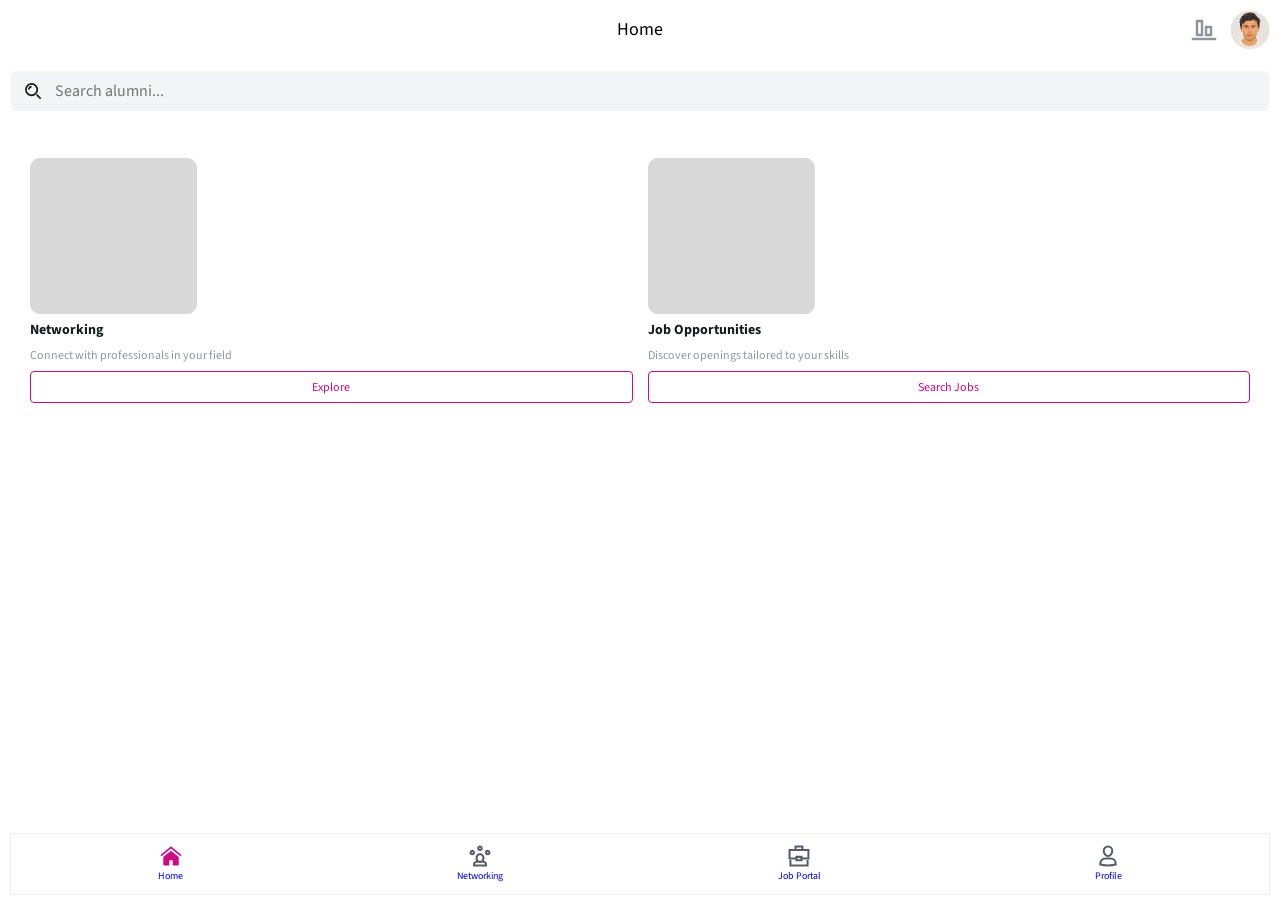
<file: home.html>
<!DOCTYPE html>
<html lang="en">
<head>
  <meta charset="UTF-8">
  <meta name="viewport" content="width=device-width, initial-scale=1.0">
  <title>Home</title>
  <link rel="preconnect" href="https://fonts.googleapis.com">
  <link rel="preconnect" href="https://fonts.gstatic.com" crossorigin>
  <link rel="stylesheet" href="https://fonts.googleapis.com/css2?family=Source+Sans+3:ital,wght@0,200..900;1,200..900&display=swap">

  <link rel="preconnect" href="https://fonts.googleapis.com">
  <link rel="preconnect" href="https://fonts.gstatic.com" crossorigin>
  <link href="https://fonts.googleapis.com/css2?family=Source+Sans+3:ital,wght@0,200..900;1,200..900&family=Wallpoet&display=swap" rel="stylesheet">
    
  <link rel="stylesheet" href="./css/main.css">
  <link rel="stylesheet" href="./css/pages/home.css">

</head>
<body class="page-home">
  <header class="mobile-header">
    <div class="mobile-header-container">
      <div class="mobile-header-left">
      </div>
      <h1 class="mobile-header-title">
        Home
      </h1>
      <div class="mobile-header-right">
        <img 
          class="mobile-header-icon" 
          src="./src/assets/icons/align-bottom.svg" 
          alt=""
        >
        <img 
          class="mobile-header-avatar" 
          src="./src/assets/images/ale.png" 
          alt="Profile picture"
        >
      </div> 
    </div>
    <form class="mobile-header-form">
      <div class="mobile-header-field">
        <img 
          class="mobile-form-icon" 
          src="./src/assets/icons/search.svg" 
          alt=""
        >
        <input
          id="mobile-header-input"
          class="mobile-header-input"
          type="text" 
          placeholder="Search alumni..." 
          required
        >
      </div>
    </form>
  </header>
  <main class="home-main">
    <section class="home-main-container">
      <div class="home-main-card">
        <img 
            class="home-main-image" 
            src="./src/assets/images/image20.png" 
            alt="Networking"
          >
        <h2 class="home-card-title">
          Networking
        </h2>
        <p class="home-card-text">
          Connect with professionals in your field
        </p>
        <button 
          class="btn btn--home btn--white btn--font-xsmall" 
          type="button"
        >
          Explore
        </button>
      </div>
      <div class="home-main-card">
        <img 
            class="home-main-image"
            src="./src/assets/images/image20.png" 
            alt="Job Opportunities"
          >
        <h2 class="home-card-title">
          Job Opportunities
        </h2>
        <p class="home-card-text">
          Discover openings tailored to your skills
        </p>
        <button 
          class="btn btn--home btn--white btn--font-xsmall" 
          type="button"
        >
          Search Jobs
        </button>
      </div>
    </section>
  </main>

  <footer class="mobile-footer">
    <section class="mobile-footer-container">
      <div class="mobile-footer-item">
        <img 
          class="mobile-footer-icon" 
          src="./src/assets/icons/home-active.svg" 
          alt="">
        <p class="mobile-footer-text mobile-footer-text--active">
          <a href="./home.html">Home</a>
        </p> 
      </div>
      <div class="mobile-footer-item">
        <img 
          class="mobile-footer-icon" 
          src="./src/assets/icons/network.svg" 
          alt="">
        <p class="mobile-footer-text">
          <a href="./networking.html">Networking</a>
        </p> 
      </div>
      <div class="mobile-footer-item">
        <img 
          class="mobile-footer-icon" 
          src="./src/assets/icons/briefcase.svg" 
          alt="">
        <p class="mobile-footer-text">
          <a href="./job-opportunities.html">Job Portal</a>
        </p> 
      </div>
      <div class="mobile-footer-item">
        <img 
          class="mobile-footer-icon" 
          src="./src/assets/icons/profile.svg" 
          alt="">
        <p class="mobile-footer-text">
          <a href="./home.html">Profile</a>
        </p> 
      </div>
    </section>
  </footer>
  
</body>
</html>
</file>
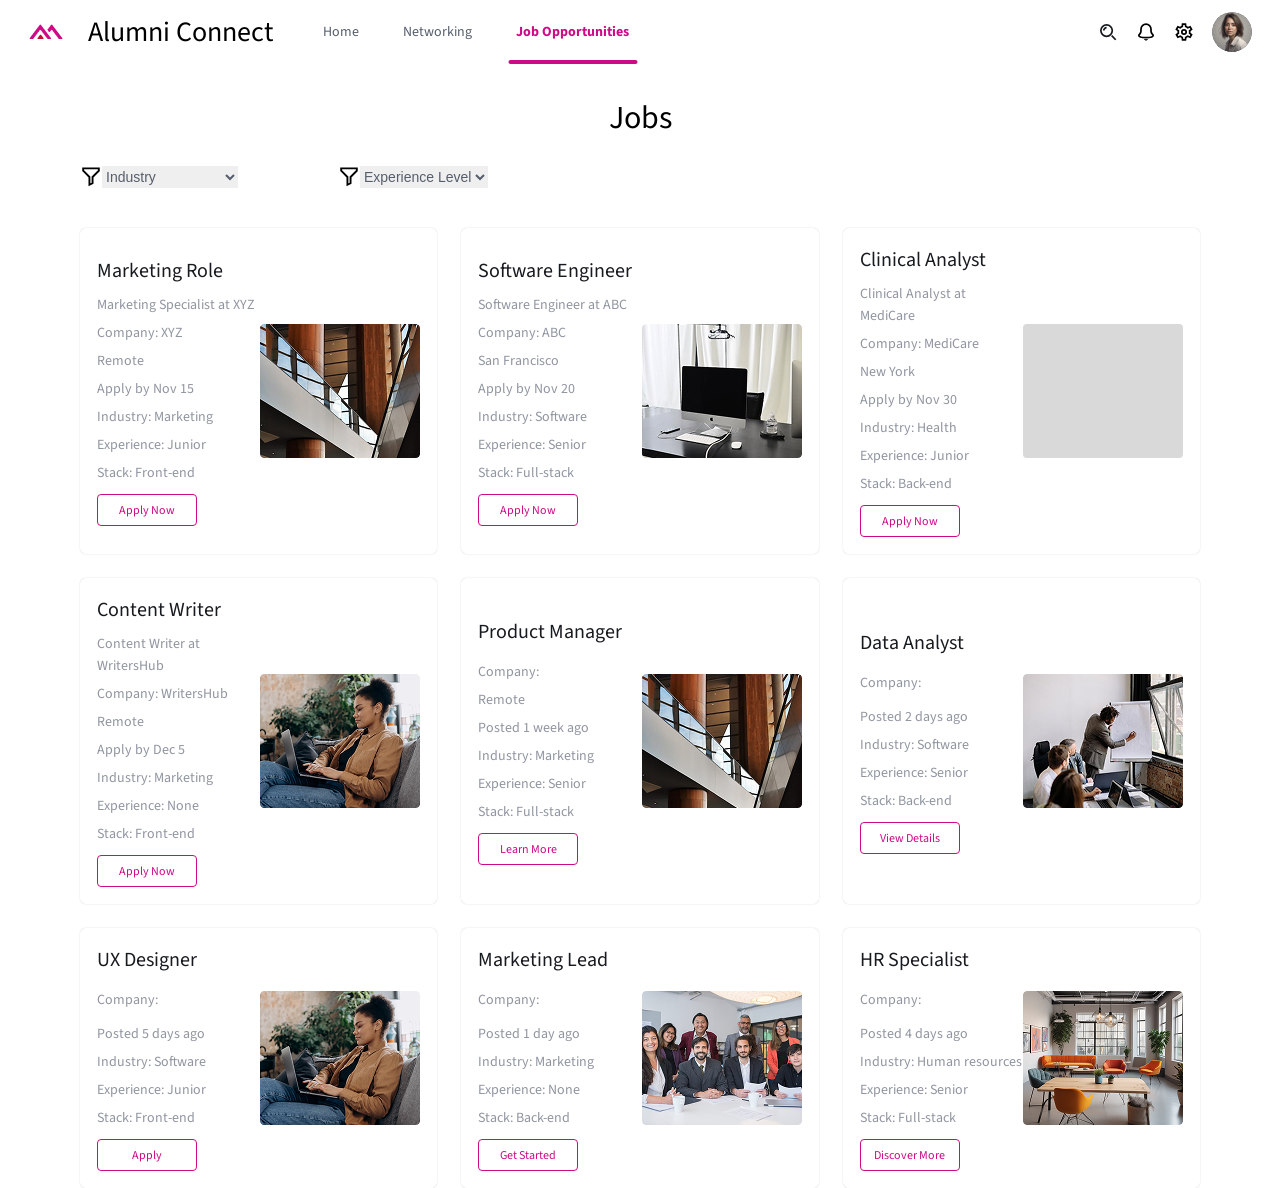
<file: job-opportunities.html>
<!DOCTYPE html>
<html lang="en">
<head>
  <meta charset="UTF-8">
  <meta name="viewport" content="width=device-width, initial-scale=1.0">
  <title>Job Portal</title>
  <link rel="preconnect" href="https://fonts.googleapis.com">
  <link rel="preconnect" href="https://fonts.gstatic.com" crossorigin>
  <link rel="stylesheet" href="https://fonts.googleapis.com/css2?family=Source+Sans+3:ital,wght@0,200..900;1,200..900&display=swap">
  <link href="https://fonts.googleapis.com/css2?family=Source+Sans+3:ital,wght@0,200..900;1,200..900&family=Wallpoet&display=swap" rel="stylesheet">
    
  <link rel="stylesheet" href="./css/main.css">
  <link rel="stylesheet" href="./css/pages/jobs.css">

</head>
<body class="page-job-opportunities">
  <header class="mobile-header mobile-only">
    <div class="mobile-header-container">
      <div class="mobile-header-left">
        <a href="./home.html" class="mobile-header-back">
          <img
            src="./src/assets/icons/arrow-left.svg"
            alt="Go back"
          >
        </a>
      </div>
      <h1 class="mobile-header-title">
        Job Portal
      </h1>
      <div class="mobile-header-right">
        <img 
          class="mobile-header-icon" 
          src="./src/assets/icons/align-bottom.svg" 
          alt=""
        >
        <img 
          class="mobile-header-avatar" 
          src="./src/assets/images/avatar.svg" 
          alt="Profile picture"
        >
      </div> 
    </div>
    <form class="mobile-header-form">
      <div class="mobile-header-field">
        <img 
          class="mobile-form-icon" 
          src="./src/assets/icons/search.svg" 
          alt=""
        >
        <input
          class="mobile-header-input"
          type="text" 
          placeholder="Search alumni..." 
          required
        >
      </div>
    </form>
  </header>
  <header class="desktop-header desktop-only">
    <div class="desktop-header-container">
      <div class="desktop-header-logo">
        <img
          src="./src/assets/logos/logo-alumni.png"
          alt=""
        >
      </div>
      <h1 class="desktop-header-title">
        Alumni Connect
      </h1>
      <nav class="desktop-header-nav" aria-label="Main navigation">
        <ul class="desktop-header-nav-list">
          <li>
            <a class="desktop-header-nav-link" href="./home.html">
              Home
            </a>
          </li>
          <li>
            <a 
              class="desktop-header-nav-link" href="./networking.html">
              Networking
            </a>
          </li>
          <li>
            <a class="desktop-header-nav-link desktop-header-nav-link--active" href="./job-opportunities.html">
              Job Opportunities
            </a>
          </li>
        </ul>
      </nav>
      <div class="desktop-header-actions">
        <img
          class="desktop-header-icon"
          src="./src/assets/icons/search.svg"
          alt="Search"
        >
        <img
          class="desktop-header-icon"
          src="./src/assets/icons/bell.svg"
          alt="Notifications"
        >
        <img
          class="desktop-header-icon"
          src="./src/assets/icons/settings.svg"
          alt="Settings"
        >
        <img
          class="desktop-header-avatar"
          src="./src/assets/images/avatar-jobs.svg"
          alt="Profile picture"
        >
      </div>
    </div>
  </header>
  <main class="job-opportunities-main">
    <section class="job-opportunities-filters mobile-only">
      <div class="job-opportunities-filter">
        <img
          class="job-opportunities-filter-icon"
          src="./src/assets/icons/filter.svg"
          alt=""
        >
        <select name="industry" id="select-industry-mobile">
          <option value="" selected>Industry</option>
          <option value="marketing">Marketing</option>
          <option value="human resources">Human Resources</option>
          <option value="software">IT / Software </option>
          <option value="health">Health</option>
        </select>
      </div>
      <div class="job-opportunities-filter">
        <img
          class="job-opportunities-filter-icon"
          src="./src/assets/icons/filter.svg"
          alt=""
        >
        <select name="experience" id="select-experience-mobile">
          <option value="" selected>Experience Level</option>
          <option value="none">No experience</option>
          <option value="junior">Junior</option>
          <option value="senior">Senior</option>
          <option value="back-end">Back-end</option>
          <option value="front-end">Front-end</option>
          <option value="full-stack">Full-stack</option>
          
        </select>
      </div>
    </section>
    <section
      id="jobs-mobile-container"
      class="job-opportunities-main-container mobile-only" 
      aria-label="Job Opportunities"
    >
      
    </section >
    <div>
      <h2 class="job-opportunities-desktop-title desktop-only">
        Jobs
      </h2>
    </div>
    <section class="job-opportunities-filters desktop-only">
      <div class="job-opportunities-filter">
        <img
          class="job-opportunities-filter-icon"
          src="./src/assets/icons/filter.svg"
          alt=""
        >
        <select name="industry" id="select-industry-desktop">
          <option value="" selected>Industry</option>
          <option value="marketing">Marketing</option>
          <option value="human resources">Human Resources</option>
          <option value="software">IT / Software </option>
          <option value="health">Health</option>
        </select>
      </div>
      <div class="job-opportunities-filter">
        <img
          class="job-opportunities-filter-icon"
          src="./src/assets/icons/filter.svg"
          alt=""
        >
        <select name="experience" id="select-experience-desktop">
          <option value="" selected>Experience Level</option>
          <option value="none">No experience</option>
          <option value="junior">Junior</option>
          <option value="senior">Senior</option>
          <option value="back-end">Back-end</option>
          <option value="front-end">Front-end</option>
          <option value="full-stack">Full-stack</option>
          
        </select>
      </div>
    </section>
    <section class="job-opportunities-desktop desktop-only">
      <div
      id="jobs-desktop-container"
      class="job-opportunities-desktop-grid"
      >
        
      </div>   
    </section>
  </main>

  <footer class="mobile-footer mobile-only">
    <section class="mobile-footer-container">
      <div class="mobile-footer-item">
        <img 
          class="mobile-footer-icon" 
          src="./src/assets/icons/home.svg" 
          alt="">
        <p class="mobile-footer-text">
          Home
        </p> 
      </div>
      <div class="mobile-footer-item">
        <img 
          class="mobile-footer-icon" 
          src="./src/assets/icons/network.svg" 
          alt="">
        <p class="mobile-footer-text">
          Networking
        </p> 
      </div>
      <div class="mobile-footer-item">
        <img 
          class="mobile-footer-icon" 
          src="./src/assets/icons/briefcase-active.svg" 
          alt="">
        <p class="mobile-footer-text  mobile-footer-text--active">
          Job Portal
        </p> 
      </div>
      <div class="mobile-footer-item">
        <img 
          class="mobile-footer-icon" 
          src="./src/assets/icons/profile.svg" 
          alt="">
        <p class="mobile-footer-text">
          Profile
        </p> 
      </div>
    </section>
  </footer>

  <script src="./js/data/jobs-data.js"></script>
  <script src="./js/pages/jobs.js"></script>


</body>
</html>
</file>
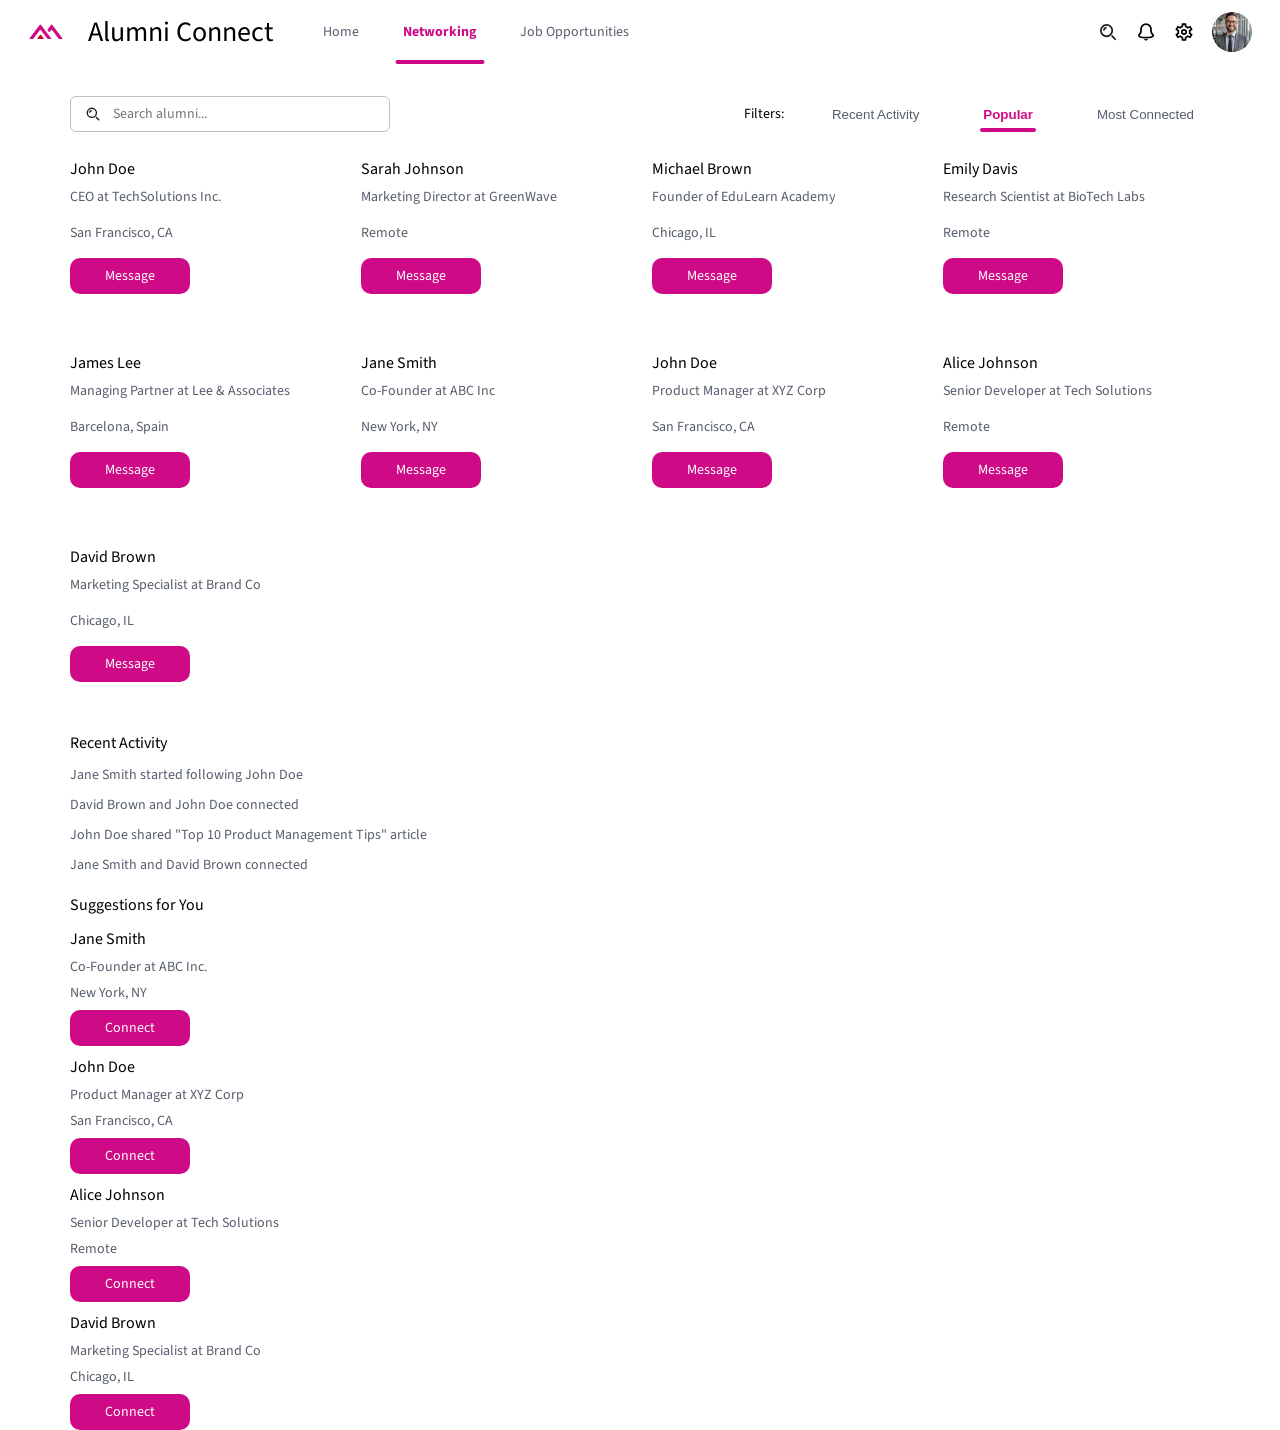
<file: networking.html>
<!DOCTYPE html>
<html lang="en">
<head>
  <meta charset="UTF-8">
  <meta name="viewport" content="width=device-width, initial-scale=1.0">
  <title>Networking</title>
  <link rel="preconnect" href="https://fonts.googleapis.com">
  <link rel="preconnect" href="https://fonts.gstatic.com" crossorigin>
  <link rel="stylesheet" href="https://fonts.googleapis.com/css2?family=Source+Sans+3:ital,wght@0,200..900;1,200..900&display=swap">
  <link href="https://fonts.googleapis.com/css2?family=Source+Sans+3:ital,wght@0,200..900;1,200..900&family=Wallpoet&display=swap" rel="stylesheet">
    
  <link rel="stylesheet" href="./css/main.css">
  <link rel="stylesheet" href="./css/pages/networking.css">

</head>
<body class="page-networking">
  <header class="mobile-header mobile-only">
    <div class="mobile-header-container">
      <div class="mobile-header-left">
        <a href="./home.html" class="mobile-header-back">
          <img
            src="./src/assets/icons/arrow-left.svg"
            alt="Go back"
          >
        </a>
      </div>
      <h1 class="mobile-header-title">
        Networking
      </h1>
      <div class="mobile-header-right">
        <img 
          class="mobile-header-icon" 
          src="./src/assets/icons/align-bottom.svg" 
          alt=""
        >
        <img 
          class="mobile-header-avatar" 
          src="./src/assets/images/avatar.svg" 
          alt="Profile picture"
        >
      </div> 
    </div>
    <form class="mobile-header-form">
      <div class="mobile-header-field">
        <img 
          class="mobile-form-icon" 
          src="./src/assets/icons/search.svg" 
          alt=""
        >
        <input
          type="text"
          id="mobile-search-alumni"
          class="mobile-header-input"
          placeholder="Search alumni..." 
          required
        >
      </div>
    </form>
  </header>
  <header class="desktop-header desktop-only">
    <div class="desktop-header-container">
      <div class="desktop-header-logo">
        <img
          src="./src/assets/logos/logo-alumni.png"
          alt=""
        >
      </div>
      <h1 class="desktop-header-title">
        Alumni Connect
      </h1>
      <nav class="desktop-header-nav" aria-label="Main navigation">
        <ul class="desktop-header-nav-list">
          <li>
            <a class="desktop-header-nav-link" href="./home.html">
              Home
            </a>
          </li>
          <li>
            <a 
              class="desktop-header-nav-link desktop-header-nav-link--active" href="./networking.html">
              Networking
            </a>
          </li>
          <li>
            <a class="desktop-header-nav-link" href="./job-opportunities.html">
              Job Opportunities
            </a>
          </li>
        </ul>
      </nav>
      <div class="desktop-header-actions">
        <img
          class="desktop-header-icon"
          src="./src/assets/icons/search.svg"
          alt="Search"
        >
        <img
          class="desktop-header-icon"
          src="./src/assets/icons/bell.svg"
          alt="Notifications"
        >
        <img
          class="desktop-header-icon"
          src="./src/assets/icons/settings.svg"
          alt="Settings"
        >
        <img
          class="desktop-header-avatar"
          src="./src/assets/images/avatar-networking.svg"
          alt="Profile picture"
        >
      </div>
    </div>
  </header>
  <main class="networking-main">
    
    <section class="networking-desktop">
      <div class="networking-desktop-toolbar desktop-only">
        <form class="networking-desktop-search">
          <div class="networking-desktop-search-field">
            <img
              class="networking-desktop-search-icon"
              src="./src/assets/icons/search.svg"
              alt=""
            >
            <input
              type="text"
              id="desktop-search-alumni"
              class="networking-desktop-search-input"
              placeholder="Search alumni..."
            >
          </div>
        </form>
        <div class="networking-desktop-filters">
          <p class="networking-filters-label">
            Filters:
          </p>
          <button
            class="networking-filter"
            type="button"
          >
            Recent Activity
          </button>
          <button
            class="networking-filter networking-filter--active"
            type="button"
          >
            Popular
          </button>
          <button
            class="networking-filter"
            type="button"
          >
            Most Connected
          </button>
        </div>
      </div>

      <section
        id="networking-cards-container"
        class="networking-main-container" 
        aria-label="Networking"
      > 
      
      </section>

      <section class="networking-activity desktop-only">
        <h2 class="networking-section-title">
          Recent Activity
        </h2>
        <div class="networking-activity-list">
          <article class="networking-activity-item">
            <div class="networking-activity-info">
              <p class="networking-activity-text">
                Jane Smith started following John Doe
              </p>
            </div>
          </article>
          <article class="networking-activity-item">
            <div class="networking-activity-info">
              <p class="networking-activity-text">
                David Brown and John Doe connected
              </p>
            </div>
          </article>
          <article class="networking-activity-item">
            <div class="networking-activity-info">
              <p class="networking-activity-text">
                John Doe shared "Top 10 Product Management Tips" article
              </p>
            </div>
          </article>
          <article class="networking-activity-item">
            <div class="networking-activity-info">
              <p class="networking-activity-text">
                Jane Smith and David Brown connected
              </p>
            </div>
          </article>
        </div>
      </section>

      <section class="networking-suggestions desktop-only">
        <h2 class="networking-section-title">
          Suggestions for You
        </h2>
        <div class="networking-suggestions-list">
          <article class="networking-suggestion">
            <p class="networking-suggestion-name">
              Jane Smith
            </p>
            <p class="networking-suggestion-text">
              Co-Founder at ABC Inc.
            </p>
            <p class="networking-suggestion-text">
              New York, NY
            </p>
            <button
              class="btn btn--rounded btn--colored-dark btn--font-small networking-suggestion-button"
              type="button"
            >
              Connect
            </button>
          </article>
          <article class="networking-suggestion">
            <p class="networking-suggestion-name">
              John Doe
            </p>
            <p class="networking-suggestion-text">
              Product Manager at XYZ Corp
            </p>
            <p class="networking-suggestion-text">
              San Francisco, CA
            </p>         
            <button
              class="btn btn--rounded btn--colored-dark btn--font-small networking-suggestion-button"
              type="button"
            >
              Connect
            </button>
          </article>        
          <article class="networking-suggestion">
            <p class="networking-suggestion-name">
              Alice Johnson
            </p>          
            <p class="networking-suggestion-text">
              Senior Developer at Tech Solutions
            </p>          
            <p class="networking-suggestion-text">
              Remote
            </p>         
            <button
              class="btn btn--rounded btn--colored-dark btn--font-small networking-suggestion-button"
              type="button"
            >
              Connect
            </button>
          </article>       
          <article class="networking-suggestion">
            <p class="networking-suggestion-name">
              David Brown
            </p>         
            <p class="networking-suggestion-text">
              Marketing Specialist at Brand Co
            </p>         
            <p class="networking-suggestion-text">
              Chicago, IL
            </p>          
            <button
              class="btn btn--rounded btn--colored-dark btn--font-small networking-suggestion-button"
              type="button"
            >
              Connect
            </button>
          </article>       
        </div>
      </section>
    </section>
  </main>

  <footer class="mobile-footer mobile-only">
    <section class="mobile-footer-container">
      <div class="mobile-footer-item">
        <img 
          class="mobile-footer-icon" 
          src="./src/assets/icons/home.svg" 
          alt="">
        <p class="mobile-footer-text">
          Home
        </p> 
      </div>
      <div class="mobile-footer-item">
        <img 
          class="mobile-footer-icon" 
          src="./src/assets/icons/network-hover.svg" 
          alt="">
        <p class="mobile-footer-text mobile-footer-text--active">
          <a href="./networking.html">Networking</a>
        </p> 
      </div>
      <div class="mobile-footer-item">
        <img 
          class="mobile-footer-icon" 
          src="./src/assets/icons/briefcase.svg" 
          alt="">
        <p class="mobile-footer-text">
          <a href="./job-opportunities.html">Job Portal</a>
        </p> 
      </div>
      <div class="mobile-footer-item">
        <img 
          class="mobile-footer-icon" 
          src="./src/assets/icons/profile.svg" 
          alt="">
        <p class="mobile-footer-text">
          <a href="./home.html">Profile</a>
        </p> 
      </div>
    </section>
  </footer>

  <script src="./js/data/networking-data.js"></script>
  <script src="./js/pages/networking.js"></script>

</body>
</html>
</file>
<file: css/main.css>
/* ========================================
  GLOBAL
======================================== */

* {
  box-sizing: border-box;
}

body {
  margin: 0;
  font-family: "Source Sans 3", sans-serif;
}

img {
  max-width: 100%;
}

a {
  text-decoration: none;
}

/* ========================================
  UTILITIES
======================================== */

.mobile-only {
  display: block;
}

.desktop-only {
  display: none;
}

@media (min-width: 1024px) {
  .desktop-only {
    display: block;
  }

  .mobile-only {
    display: none;
  }
}

/* ========================================
  COMPONENTS - BUTTONS
======================================== */

.btn {
  border: 1px solid rgba(0, 0, 0, 0);
  border-radius: 4px;
  font-family: "Source Sans 3", sans-serif;
}

.btn--soft {
  border-radius: 6px;
}

.btn--rounded {
  border-radius: 10px;
}

.btn--gradient {
  background: linear-gradient(#873AAA, #DF007F);
  color:#FFFFFF;
}

.btn--font-xsmall {
  font-size: 12px;
}

.btn--font-small {
  font-size: 14px;
}

.btn--font-medium {
  font-size: 16px;
}

.btn--font-large {
  font-size: 18px;
}

.btn--colored-light {
  background: #FEF0F9;
  color:#CE0A86;
}

.btn--colored-dark {
  background: #CE0A86;
  color: #FFFFFF;
}

.btn--white {
  border-color: #CE0A86;
  background: #FFFFFF;
  color: #CE0A86;
}

/* ========================================
  COMPONENTS - HEADER MOBILE FIRST
======================================== */

.mobile-header {
  width: 100%;
}

.mobile-header-container,
.mobile-header-form {
  width: 100%;
}

.mobile-header-container {
  display: grid;
  grid-template-columns: 1fr auto 1fr;
  align-items: center;
  min-height: 60px;
  margin-bottom: 10px;
}

.mobile-header-left {
  display: flex;
  justify-content: flex-start;
}

.mobile-header-title {
  margin: 0;
  font-weight: 400;
  font-size: 18px;
  line-height: 28px;
  color: #000000;
  text-align: center;
}

.mobile-header-right {
  display: flex;
  justify-content: flex-end;
  align-items: center;
  gap: 12px;
}

.mobile-header-form {
  display: flex;
  margin-bottom: 16px;
}

.mobile-header-field {
  display: flex;
  align-items: center;
  width: 100%;
  height: 42px;
  padding: 0 12px;
  gap: 10px;
  border: 1px solid #FFFFFF;
  border-radius: 6px;
  background-color: #F3F4F6;
}

.mobile-form-icon {
  width: 20px;
  height: 20px;
}

.mobile-header-input {
  width: 100%;
  border: none;
  background-color: transparent;
  font-family: "Source Sans 3", sans-serif;
  font-size: 16px;
  line-height: 26px;
  color: #BCC1CA;
}

.mobile-header-icon {
  display: block;
}

.mobile-header-avatar {
  display: block;
  width: 40px;
  height: 40px;
  border-radius: 50%;
  object-fit: cover;
}

/* ========================================
  COMPONENTS - FOOTER MOBILE FIRST
======================================== */

.mobile-footer {
  width: 100%;
}

.mobile-footer-container {
  display: flex;
  justify-content: space-around;
  padding: 10px;
  border: 1px solid #171A1F12;
  margin-bottom: 5px;
}

.mobile-footer-item {
  display: flex;
  flex-direction: column;
  align-items: center;
}

.mobile-footer-icon {
  width: 24px;
  height: 24px;
}

.mobile-footer-text {
  margin: 0;
  font-weight: 400;
  font-size: 10px;
  line-height: 16px;
  color: #565E6C;
  text-align: center;
}

.mobile-footer-text a {
  text-decoration: none;
}

.mobile-footer-text--active {
  color: #CE0A86;
}

/* ========================================
  COMPONENTS - HEADER DESKTOP
======================================== */

.desktop-header {
  width: 100%;
  height: 64px;
}
  
.desktop-header-container {
  display: flex;
  align-items: center;
  width: 100%;
  height: 64px;
  padding: 0 28px;
}

.desktop-header-logo {
  display: flex;
  align-items: center;
  flex-shrink: 0;
  margin-right: 24px;
}

.desktop-header-logo img {
  display: block;
  width: 36px;
  height: 36px;
}

.desktop-header-title {
  font-family: "Source Sans 3", sans-serif;
  font-weight: 400;
  font-size: 28px;
  line-height: 42px;
  margin-right: 42px;
  color: #000000;
}

.desktop-header-nav {
  display: flex;
  align-items: center;
}

.desktop-header-nav-list {
  display: flex;
  align-items: center;
  gap: 28px;
  margin: 0;
  padding: 0;
  list-style: none;
}

.desktop-header-nav-link {
  position: relative;
  display: flex;
  align-items: center;
  height: 64px;
  padding: 0 8px;
  font-weight: 400;
  font-size: 14px;
  line-height: 22px;
  color: #565E6C;
}

.desktop-header-actions {
  display: flex;
  align-items: center;
  gap: 18px;
  margin-left: auto;
}

.desktop-header-icon {
  width: 20px;
  height: 20px;
}

.desktop-header-avatar {
  width: 40px;
  height: 40px;
  border-radius: 50%;
  object-fit: cover;
}

.desktop-header-nav-link--active {
  position: relative;
  font-weight: 700;
  color: #CE0A86;
}

.desktop-header-nav-link--active::after {
  content: "";
  position: absolute;
  width: 100%;
  height: 4px;
  left: 50%;
  bottom: 0;
  transform: translateX(-50%);
  border-radius: 2px;
  background-color: #CE0A86;
}
</file>
<file: css/pages/home.css>
/* ========================================
  HOME PAGE / HOME.HTML - MOBILE & DESKTOP
======================================== */

body.page-home {
  display: flex;
  flex-direction: column;
  min-height: 100svh;
  padding-left: 10px;
  padding-right: 10px; 
}

.home-main {
  flex: 1;
}

.home-main-container {
  display: grid;
  grid-template-columns: 1fr 1fr;
  margin-top: 10px;
  padding: 20px;
  gap: 15px;
}

.home-main-card {
  display: flex;
  flex-direction: column;
  gap: 5px;
}

.home-main-image {
  width: 167px;
  min-height: 156px;
}

.home-card-title {
  margin: 0;
  font-weight: 700;
  font-size: 14px;
  line-height: 22px;
  color: #171A1F;
  text-align: left;
}

.home-card-text {
  margin: 0;
  font-weight: 400;
  font-style: normal;
  font-size: 12px;
  line-height: 20px;
  color: #9095A0;
  text-align: left;
}

.btn--home {
  min-height: 32px;
}
</file>
<file: css/pages/jobs.css>
/* ========================================
  JOB PORTAL PAGE / JOB-OPPORTUNITIES.HTML - MOBILE ONLY
======================================== */

body.page-job-opportunities {
  display: flex;
  flex-direction: column;
  min-height: 100svh;
  padding-left: 10px;
  padding-right: 10px; 
}

.page-job-opportunities .mobile-header-form {
  margin-bottom: 20px;
}

.job-opportunities-main {
  flex: 1;
}

.job-opportunities-filters.mobile-only {
  display: flex;
  align-items: center;
  justify-content: left;
  gap: 60px;
}

.job-opportunities-desktop-title {
  padding: 30px 10px 0;
}

.job-opportunities-filter {
  display: flex;
  height: 22px;
}

.job-opportunities-filter select {
  border: none;
  outline: none;
  font-size: 14px;
  line-height: 22px;
  text-align: left;
  color:#565E6C; 
}

.job-opportunities-main-container {
  display: flex;
  flex-direction: column;
  gap: 16px;
  margin-top: 20px;
  margin-bottom: 13px;
}

.jobs-btn--mobile {
  width: 110px;
  height: 32px;
  white-space: nowrap;
}

.job-opportunities-card {
  display: grid;
  grid-template-columns: 2fr 1fr;
  align-items: center;
  padding: 10px;
  border: 1px solid #171A1F12;
  border-radius: 6px;
  background-color: #FFFFFF;
}

.job-opportunities-card-left {
  display: flex;
  flex-direction: column;
  justify-content: center;
  align-items: flex-start;
  gap: 5px;
}

.job-opportunities-card-right {
  display: flex;
  justify-content: flex-end;
  align-items: center;
}

.job-opportunities-card-name {
  margin: 0;
  font-weight: 400;
  font-size: 14px;
  line-height: 22px;
  text-align: left;
  color: #171A1F;
}

.job-opportunities-card-text {
  margin: 0;
  font-weight: 400;
  font-size: 12px;
  line-height: 20px;
  text-align: left;
  color: #9095A0;
}

.job-opportunities-card-text--hidden {
  display: none;
}

.job-opportunities-card-image {
  width: 112px;
  height: 112px;
  object-fit: cover;
  border-radius: 4px;
}


/* ========================================
  JOB PORTAL PAGE / JOB-OPPORTUNITIES.HTML - DESKTOP
======================================== */

@media (min-width: 1024px) {

  .page-job-opportunities .mobile-only {
  display: none;
  }

  body.page-job-opportunities {
    padding-left: 0;
    padding-right: 0;
  }

  .job-opportunities-desktop {
    width: 100%;
    padding: 40px 80px 0;
  }

  .job-opportunities-desktop-title {
    margin: 0 0 24px;
    font-weight: 400;
    font-size: 32px;
    line-height: 48px;
    text-align: center;
    color: #000000;
  }

  .job-opportunities-filters.desktop-only {
    display: flex;
    align-items: center;
    justify-content: left;
    margin-left: 80px;
    gap: 100px;
  }

  .job-opportunities-desktop-grid {
    display: grid;
    grid-template-columns: repeat(3, 1fr);
    gap: 24px;
  } 

  .job-opportunities-desktop-card {
    display: grid;
    grid-template-columns: 1fr auto;
    align-items: center;
    padding: 16px;
    border: 1px solid rgba(255, 255, 255, 1);
    border-radius: 6px;
    background-color: #FFFFFF;
    box-shadow: 
      0px 0px 1px 0px rgba(23, 26, 31, 0.07),
      0px 0px 2px 0px rgba(23, 26, 31, 0.12);
  }

  .job-opportunities-desktop-card-info {
    display: flex;
    flex-direction: column;
    align-items: flex-start;
  }

  .job-opportunities-desktop-card-position {
    margin: 0 0 8px;
    font-style: normal;
    font-weight: 400;
    font-size: 20px;
    line-height: 30px;
    color: #171A1F;
  }

  .job-opportunities-desktop-card-text {
    margin: 0 0 6px;
    font-weight: 400;
    font-size: 14px;
    line-height: 22px;
    color: #9095A0;
  }

  .jobs-btn--desktop {
    width: 100px;
    height: 32px;
    margin-top: 4px;
  }

  .job-opportunities-desktop-card-right {
    display: flex;
    justify-content: flex-end;
    align-items: center;
  }

  .job-opportunities-desktop-card-image {
  width: 160px;
  height: 134px;
  object-fit: cover;
  border-radius: 4px;
  }

}
</file>
<file: css/pages/networking.css>
/* ========================================
  NETWORKING PAGE / NETWORKING.HTML - MOBILE ONLY
======================================== */

body.page-networking {
  display: flex;
  flex-direction: column;
  min-height: 100svh;
  padding-left: 10px;
  padding-right: 10px; 
}

.networking-main {
  flex: 1;
}

.networking-main-container {
  display: flex;
  flex-direction: column;
  gap: 16px;
  margin-top: 30px;
  margin-bottom: 13px;
}

.networking-card {
  display: grid;
  grid-template-columns: 2fr 1fr;
  padding: 10px;
  border: 1px solid #171A1F12;
  border-radius: 6px;
  background-color: #FFFFFF;
}

.networking-card-info {
  grid-column: 1;
  margin: 0;
}

.networking-card-name {
  font-weight: 400;
  font-size: 14px;
  line-height: 22px;
  text-align: left;
  color: #171A1F;
}

.networking-card-text {
  font-weight: 400;
  font-size: 12px;
  line-height: 20px;
  text-align: left;
  color: #9095A0;
}

.networking-card-image {
  width: clamp(80px, 28.5vw, 200px);
  height: auto;
  aspect-ratio: 112 / 76;
}

.networking-card.desktop-only {
  display: none;
}

/* ========================================
  NETWORKING PAGE / NETWORKING.HTML - DESKTOP ONLY
======================================== */

@media (min-width: 1024px) {

  body.page-networking {
    padding-left: 0;
    padding-right: 0;
  }

  .networking-desktop {
    width: 100%;
    max-width: 1440px;
    margin: 0;
    padding: 32px 70px 0;
  }

  .networking-desktop-toolbar {
    display: flex;
    align-items: center;
    width: 100%;
  }

  .networking-desktop-search {
    width: 320px;
    font-family: "Source Sans 3", sans-serif;
    font-size: 14px;
    line-height: 22px;
  }

  .networking-desktop-search-field {
    display: flex;
    align-items: center;
    width: 100%;
    height: 36px;
    padding: 0 14px;
    gap: 10px;
    border-radius: 6px;
    border: 1px solid #BCC1CA;
    background-color: #FFFFFF;
  }

  .networking-desktop-search-icon {
    width: 16px;
    height: 16px;
    color: #171A1F;
  }

  .networking-desktop-search-input {
    width: 100%;
    border: none;
    outline: none;
    background-color: transparent;
    font: inherit;
    color: #BCC1CA;
  }

  .networking-desktop-filters {
    display: flex;
    align-items: center;
    gap: 32px;
    margin-left: auto;
  }

  .networking-filters-label {
  margin: 0;
  font-size: 14px;
  line-height: 22px;
  color: #000000;
}

  .networking-filter {
    position: relative;
    height: 36px;
    padding: 0 16px;
    border: none;
    border-radius: 6px;
    background-color: transparent;
    color: #565E6C;
  }

  .networking-filter--active {
    color: #CE0A86;
    font-weight: 700;
  }

  .networking-filter--active::after {
    content: "";
    position: absolute;
    left: 50%;
    bottom: 0;
    transform: translateX(-50%);
    width: 56px;
    height: 4px;
    border-radius: 2px;
    background-color: #CE0A86;
  }

  .networking-main-container {
    display: grid;
    grid-template-columns: repeat(4, 1fr);
    gap: 24px;
    margin-top: 24px;
  }

  .networking-card {
    display: flex;
    flex-direction: column;
    align-items: flex-start;
    min-height: 170px;
    padding: 0;
    border: none;
    border-radius: 0;
  }

  .networking-card.desktop-only {
    display: flex;
  }

  .networking-card--desktop-search-only {
    display: none;
  }

  .networking-card-year {
    display: none;
  }

  .networking-card-image {
    display: none;
  }

  .networking-card-name {
    margin: 0 0 4px;
    font-weight: 400;
    font-size: 16px;
    line-height: 26px;
    color: #000000;
  }


  .networking-card-job,
  .networking-card-location {
    margin: 0 0 14px;
    font-weight: 400;
    font-size: 14px;
    line-height: 22px;
    color: #565E6C;
  }

  .networking-card-button {
    width: 120px;
    height: 36px;
    margin-top: 2px;
  }

  .networking-activity {
    margin-top: 16px;
  }

  .networking-section-title {
    margin: 0 0 8px;
    font-weight: 400;
    font-size: 16px;
    line-height: 26px;
    color: #000000;
  }

  .networking-activity-list {
    display: flex;
    flex-direction: column;
    gap: 8px;
  }

  .networking-activity-item {
    display: flex;
    align-items: center;
    padding: 0;
  }

  .networking-activity-info {
    display: flex;
    flex-direction: column;
  }

  .networking-activity-text {
    margin: 0;
    font-size: 14px;
    line-height: 22px;
    color: #565E6C;
  }

  .networking-suggestions {
    margin-top: 16px;
  }

  .networking-suggestions-list {
    display: flex;
    flex-direction: column;
    gap: 8px;
  }

  .networking-suggestion {
    display: flex;
    flex-direction: column;
    align-items: flex-start;
  }

  .networking-suggestion-name {
    margin: 0 0 4px;
    font-size: 16px;
    line-height: 26px;
    color: #000000;
  }

  .networking-suggestion-text {
    margin: 0 0 4px;
    font-size: 14px;
    line-height: 22px;
    color: #565E6C;
  }

  .networking-suggestion-button {
    width: 120px;
    height: 36px;
    margin-top: 2px;
  }
}
</file>
